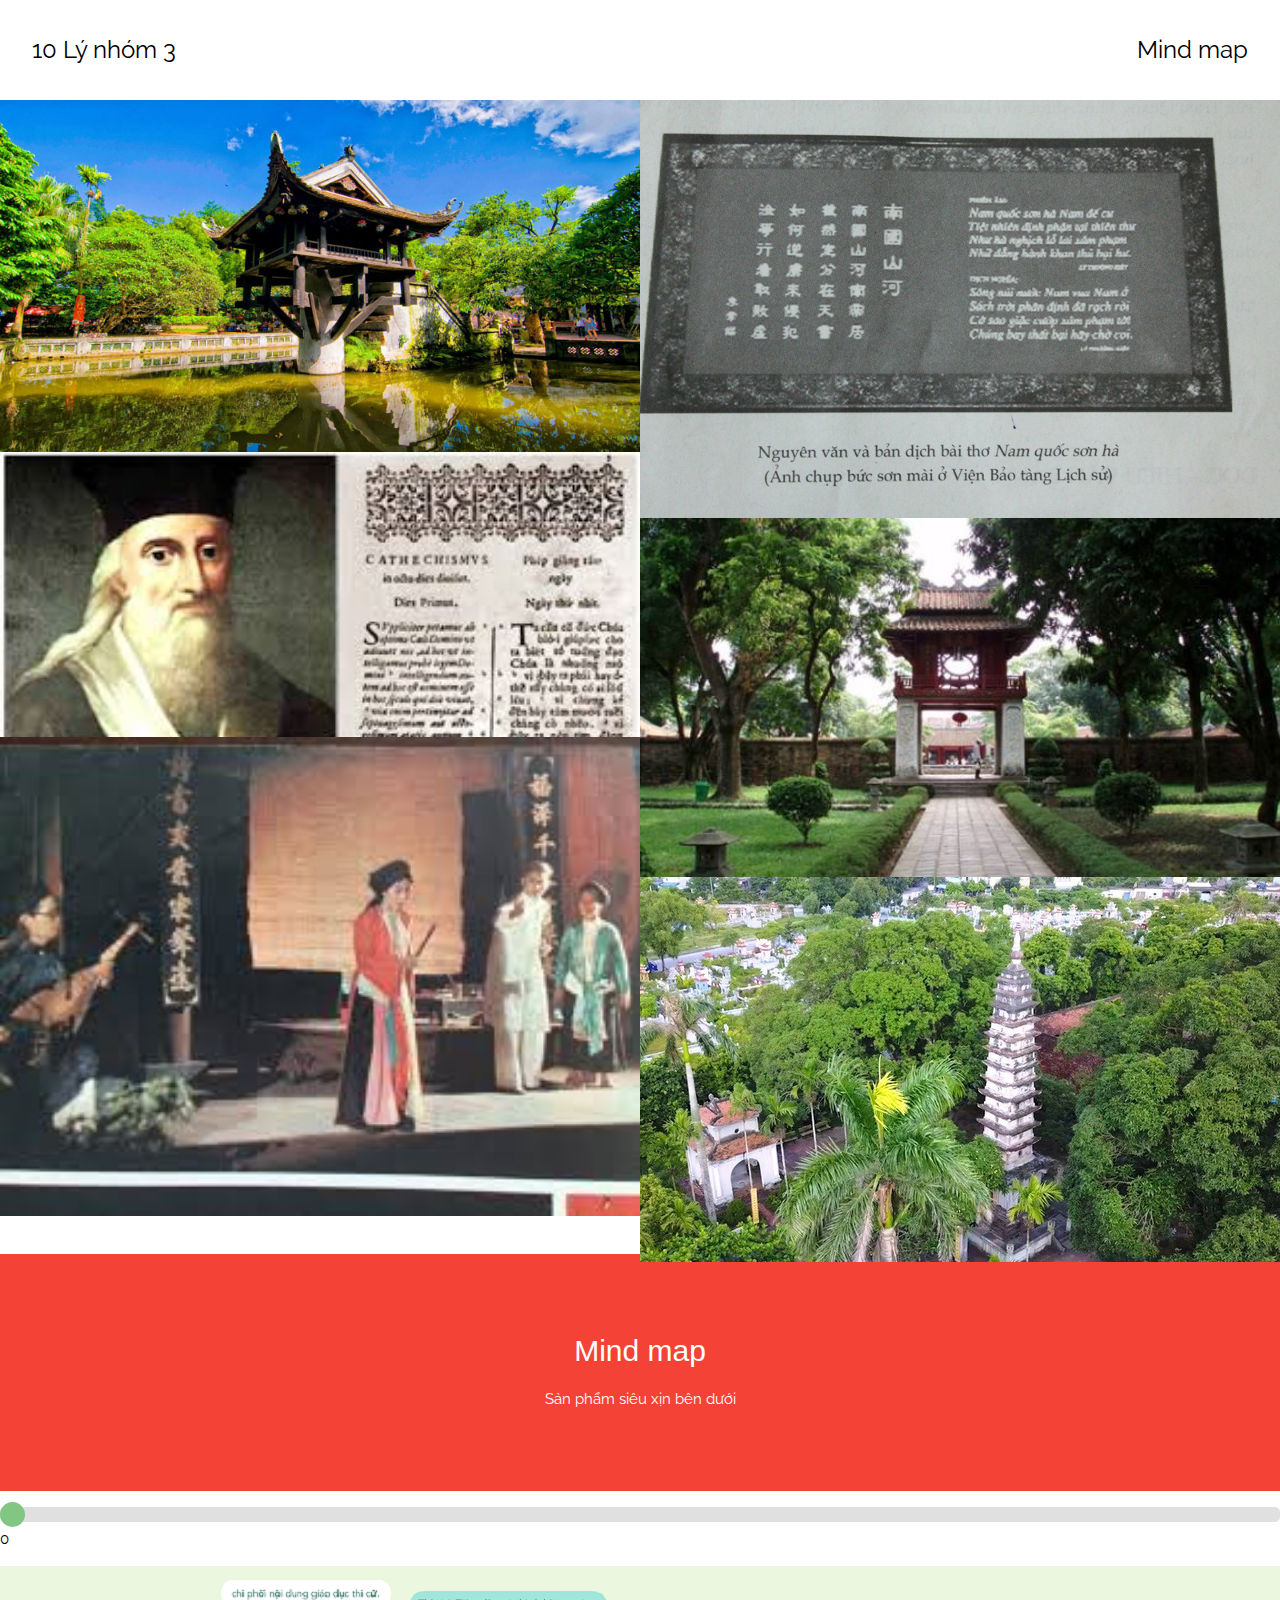
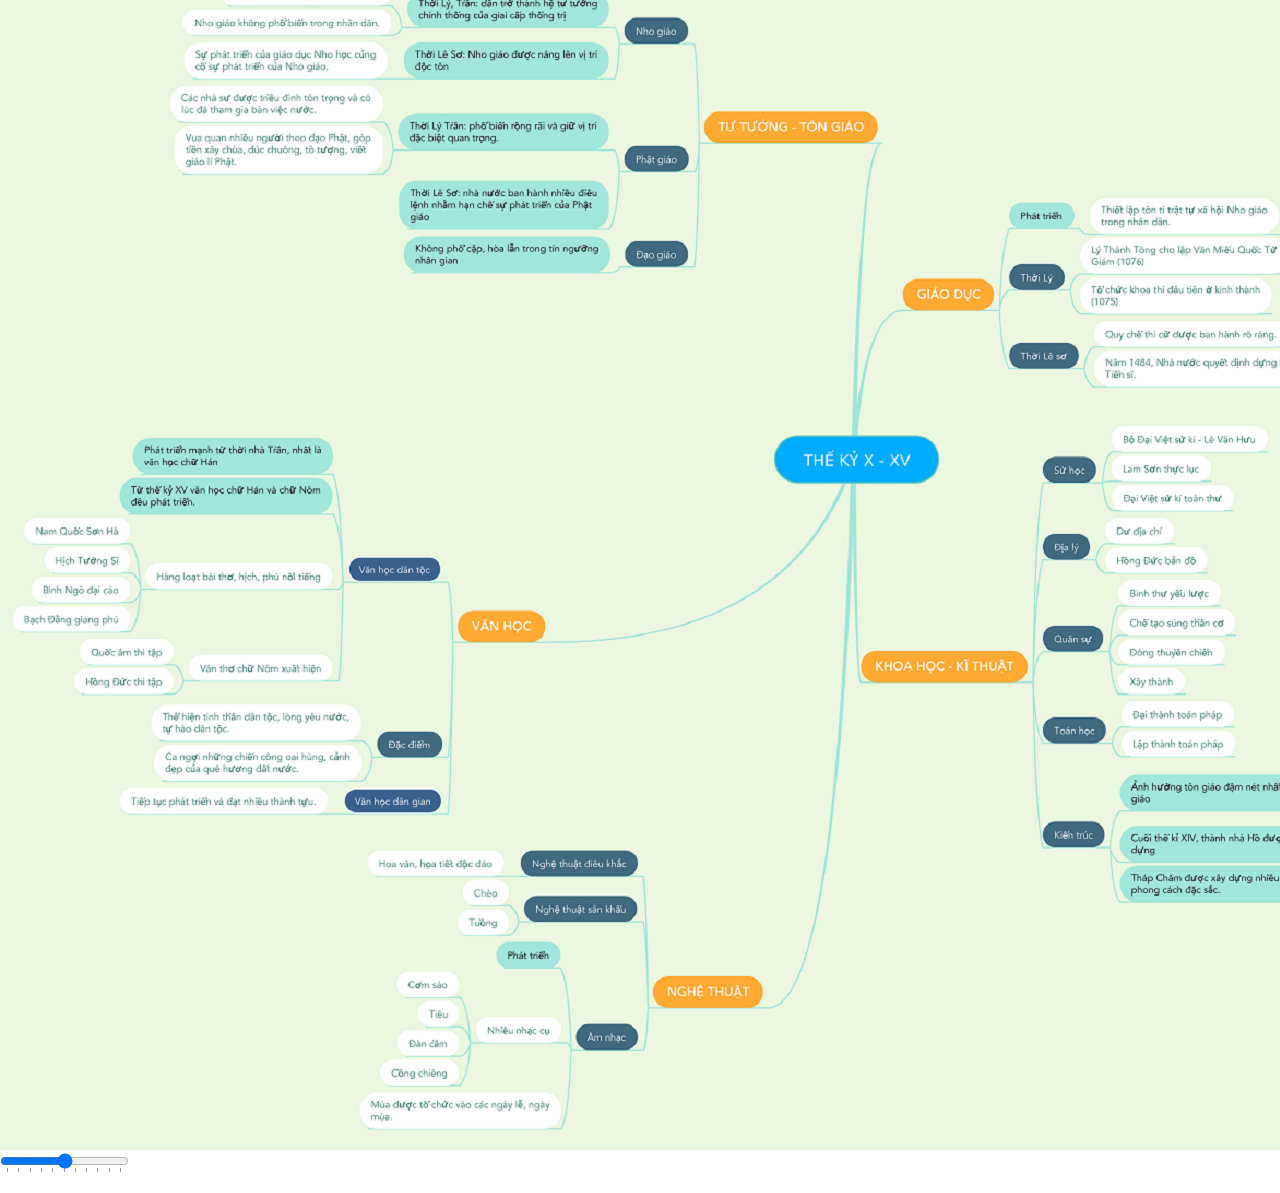
<file: index.htm>
<!DOCTYPE html>
<html>
<head>

<title>Bài sử huhuhuhu</title>
<meta charset="UTF-8">
<meta name="viewport" content="width=device-width, initial-scale=1">
<link rel="stylesheet" href="https://www.w3schools.com/w3css/4/w3.css">
<link href="https://fonts.googleapis.com/css?family=Raleway" rel="stylesheet" type="text/css">
<style>
body {font-family: "Raleway", Arial, sans-serif}
.w3-row img {margin-bottom: -8px}
</style>
<body>

<!-- !PAGE CONTENT! -->
<div class="w3-content" style="max-width:1500px">

  <!-- Header -->
  <header class="w3-container w3-xlarge w3-padding-24">
    <a href="#" class="w3-left w3-button w3-white">10 Lý nhóm 3</a>
    <a href="#about" class="w3-right w3-button w3-white">Mind map</a>
  </header>


  <!-- Photo Grid -->
  <div class="w3-row">
    <div class="w3-half">
      <img src="chùa một cột.jpg" style="width:100%">
      <img src="1.2.jfif" style="width:100%">
      <img src="1.3.jfif" style="width:100%">
    </div>

    <div class="w3-half">
      <img src="1.4.jpg" style="width: 100%">
      <img src="1.1.jpg" style="width: 100%">
	<img src="1.5.jpg" style="width: 100%">
    </div>
  </div>
  
<!-- Footer / About Section -->
<footer class="w3-red w3-padding-64 w3-center" id="about">
  <h2>Mind map</h2>
  <form style="margin:auto;width:60%" action="/action_page.php" target="_blank">
    <p>Sản phẩm siêu xịn bên dưới</p>
    <div class="w3-section"> 
</footer>


</body>
<p>
<meta name="viewport" content="width=device-width, initial-scale=1">
<style>
.slidecontainer {
  width: 100%;
}

.slider {
  -webkit-appearance: none;
  width: 100%;
  height: 15px;
  border-radius: 5px;
  background: #d3d3d3;
  outline: none;
  opacity: 0.7;
  -webkit-transition: .2s;
  transition: opacity .2s;
}

.slider:hover {
  opacity: 1;
}

.slider::-webkit-slider-thumb {
  -webkit-appearance: none;
  appearance: none;
  width: 25px;
  height: 25px;
  border-radius: 50%;
  background: #4CAF50;
  cursor: pointer;
}

.slider::-moz-range-thumb {
  width: 25px;
  height: 25px;
  border-radius: 50%;
  background: #4CAF50;
  cursor: pointer;
}
</style>
</head>
<body>

<div class="slidecontainer">
  <input type="range" min="0" max="31" value="0" oninput="showVal(this.value) "onchange="showVal(this.value) "class="slider" id="valR">
    <span id="range">0</span>
    <p><img id = "img">
<input type="range" list="tickmarks">

<datalist id="tickmarks">
  <option value="0"></option>
  <option value="10"></option>
  <option value="20"></option>
  <option value="30"></option>
  <option value="40"></option>
  <option value="50"></option>
  <option value="60"></option>
  <option value="70"></option>
  <option value="80"></option>
  <option value="90"></option>
  <option value="100"></option>
</datalist>
<script> 
 var val = document.getElementById("valR").value;
        document.getElementById("range").innerHTML=val;
        document.getElementById("img").src = val + ".png";
        function showVal(newVal){
          document.getElementById("range").innerHTML=newVal;
          document.getElementById("img").src = newVal+ ".png";
        }
</script>
</div>
</body>
</html>
</file>
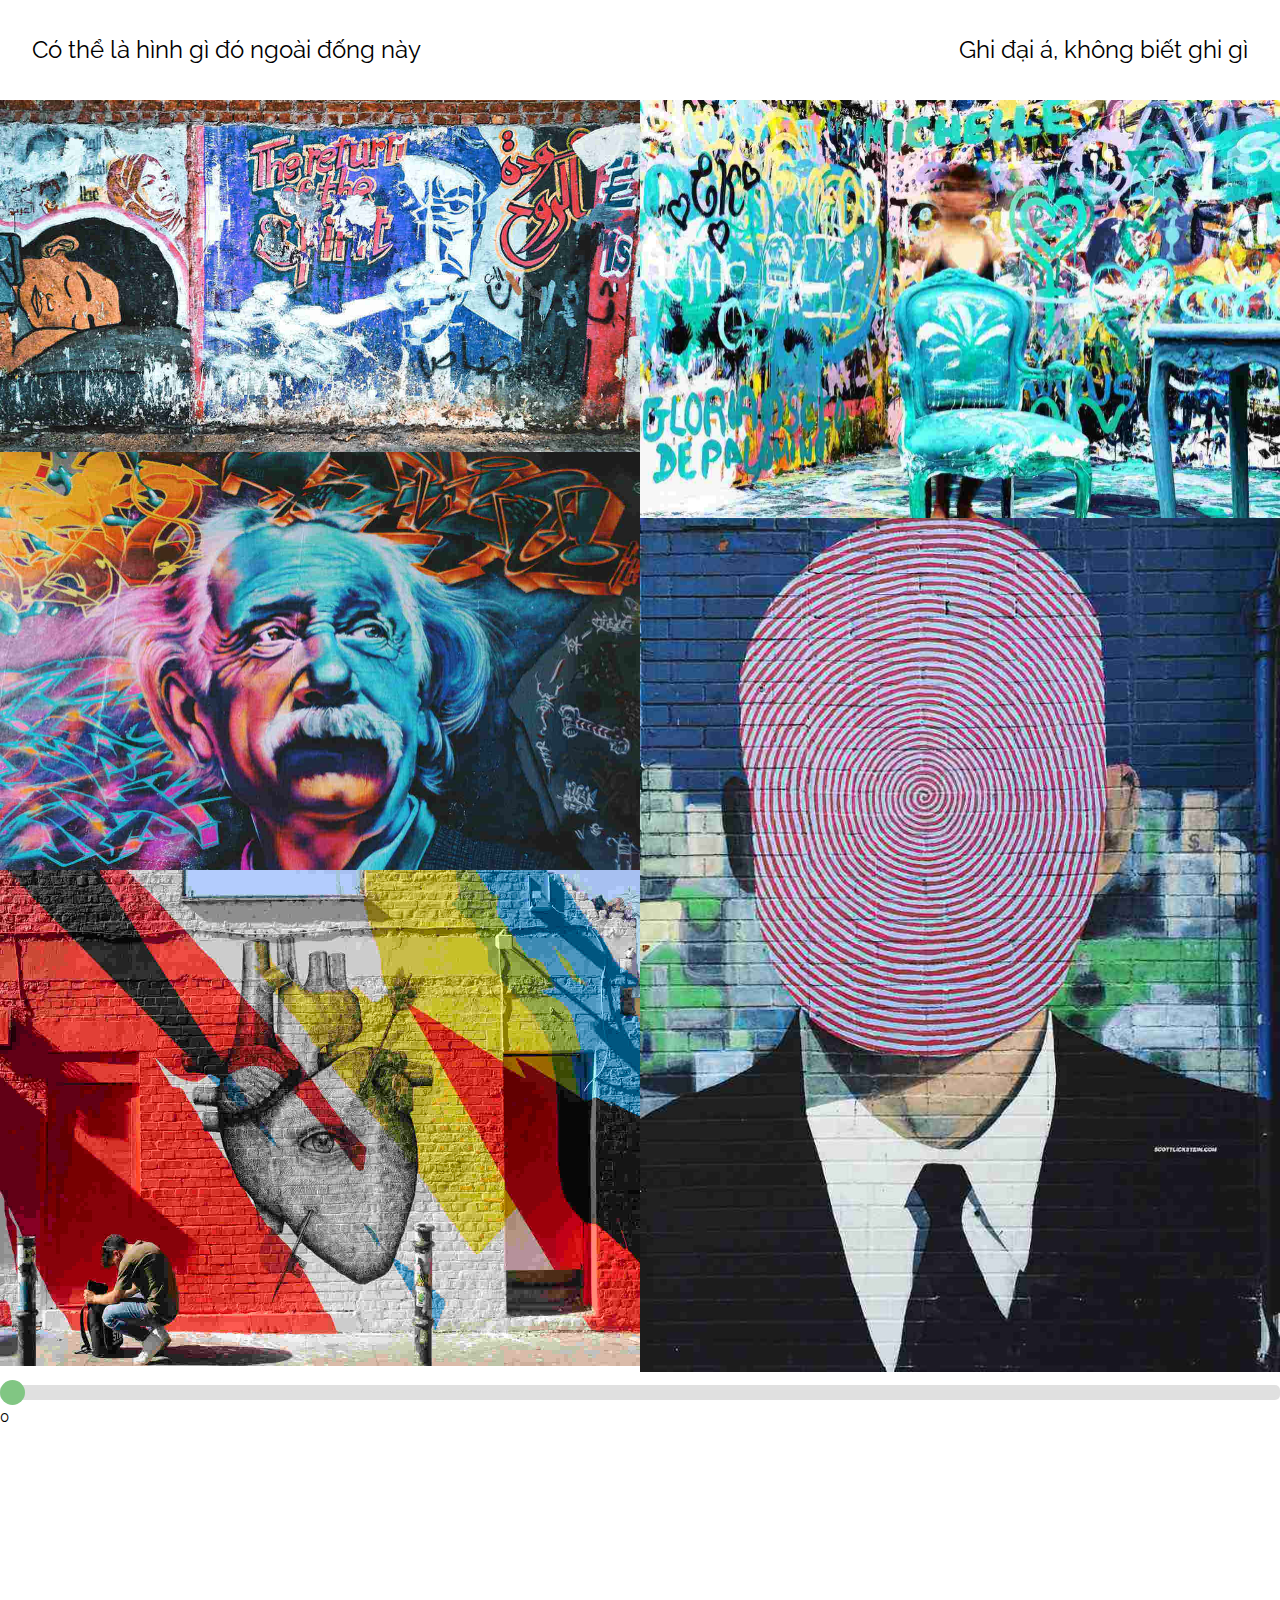
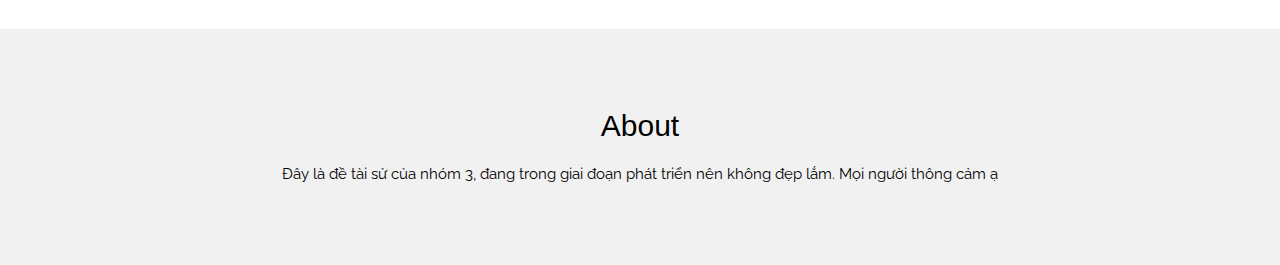
<file: index.html>
<!DOCTYPE html>
<html>

<head>

  <title>Bài sử huhuhuhu</title>
  <meta charset="UTF-8">
  <meta name="viewport" content="width=device-width, initial-scale=1">
  <link rel="stylesheet" href="https://www.w3schools.com/w3css/4/w3.css">
  <link href="https://fonts.googleapis.com/css?family=Raleway" rel="stylesheet" type="text/css">
  <link rel="stylesheet" href="style.css">
</head>

<body>

  <!-- !PAGE CONTENT! -->
  <div class="w3-content" style="max-width:1500px">

    <!-- Header -->
    <header class="w3-container w3-xlarge w3-padding-24">
      <a href="#" class="w3-left w3-button w3-white">Có thể là hình gì đó ngoài đống này</a>
      <a href="#about" class="w3-right w3-button w3-white">Ghi đại á, không biết ghi gì</a>
    </header>

    <!-- Photo Grid -->
    <div class="w3-row">
      <div class="w3-half">
        <img src="streetart.jpg" style="width:100%">
        <img src="streetart2.jpg" style="width:100%">
        <img src="streetart5.jpg" style="width:100%">
      </div>

      <div class="w3-half">
        <img src="streetart3.jpg" style="width:100%">
        <img src="streetart4.jpg" style="width:100%">
      </div>
    </div>
    <div class="slidecontainer">
      <input type="range" value="0" class="slider" id="valR">
      <span id="range">0</span>
    </div>
    <iframe src="" frameborder="0" id="mindmap"></iframe>

    <!-- Footer / About Section -->
    <footer class="w3-light-grey w3-padding-64 w3-center" id="about">
      <h2>About</h2>
      <form style="margin:auto;width:60%" action="/action_page.php" target="_blank">
        <p>Đây là đề tài sử của nhóm 3, đang trong giai đoạn phát triển nên không đẹp lắm. Mọi người thông cảm ạ </p>
        <div class="w3-section"></div>
    </footer>

    <script src="app.js"></script>
</body>

</html>
</file>
<file: style.css>
body {
    font-family: "Raleway", Arial, sans-serif
}

.w3-row img {
    margin-bottom: -8px
}

.slidecontainer {
    margin-top: 20px;
    width: 100%;
}

.slider {
    -webkit-appearance: none;
    width: 100%;
    height: 15px;
    border-radius: 5px;
    background: #d3d3d3;
    outline: none;
    opacity: 0.7;
    -webkit-transition: .2s;
    transition: opacity .2s;
}

.slider:hover {
    opacity: 1;
}

.slider::-webkit-slider-thumb {
    -webkit-appearance: none;
    appearance: none;
    width: 25px;
    height: 25px;
    border-radius: 50%;
    background: #4CAF50;
    cursor: pointer;
}

.slider::-moz-range-thumb {
    width: 25px;
    height: 25px;
    border-radius: 50%;
    background: #4CAF50;
    cursor: pointer;
}

iframe#mindmap {
    display: block;
    width: 30%;
    height: 200px;
    margin: 0 auto;
}
</file>
